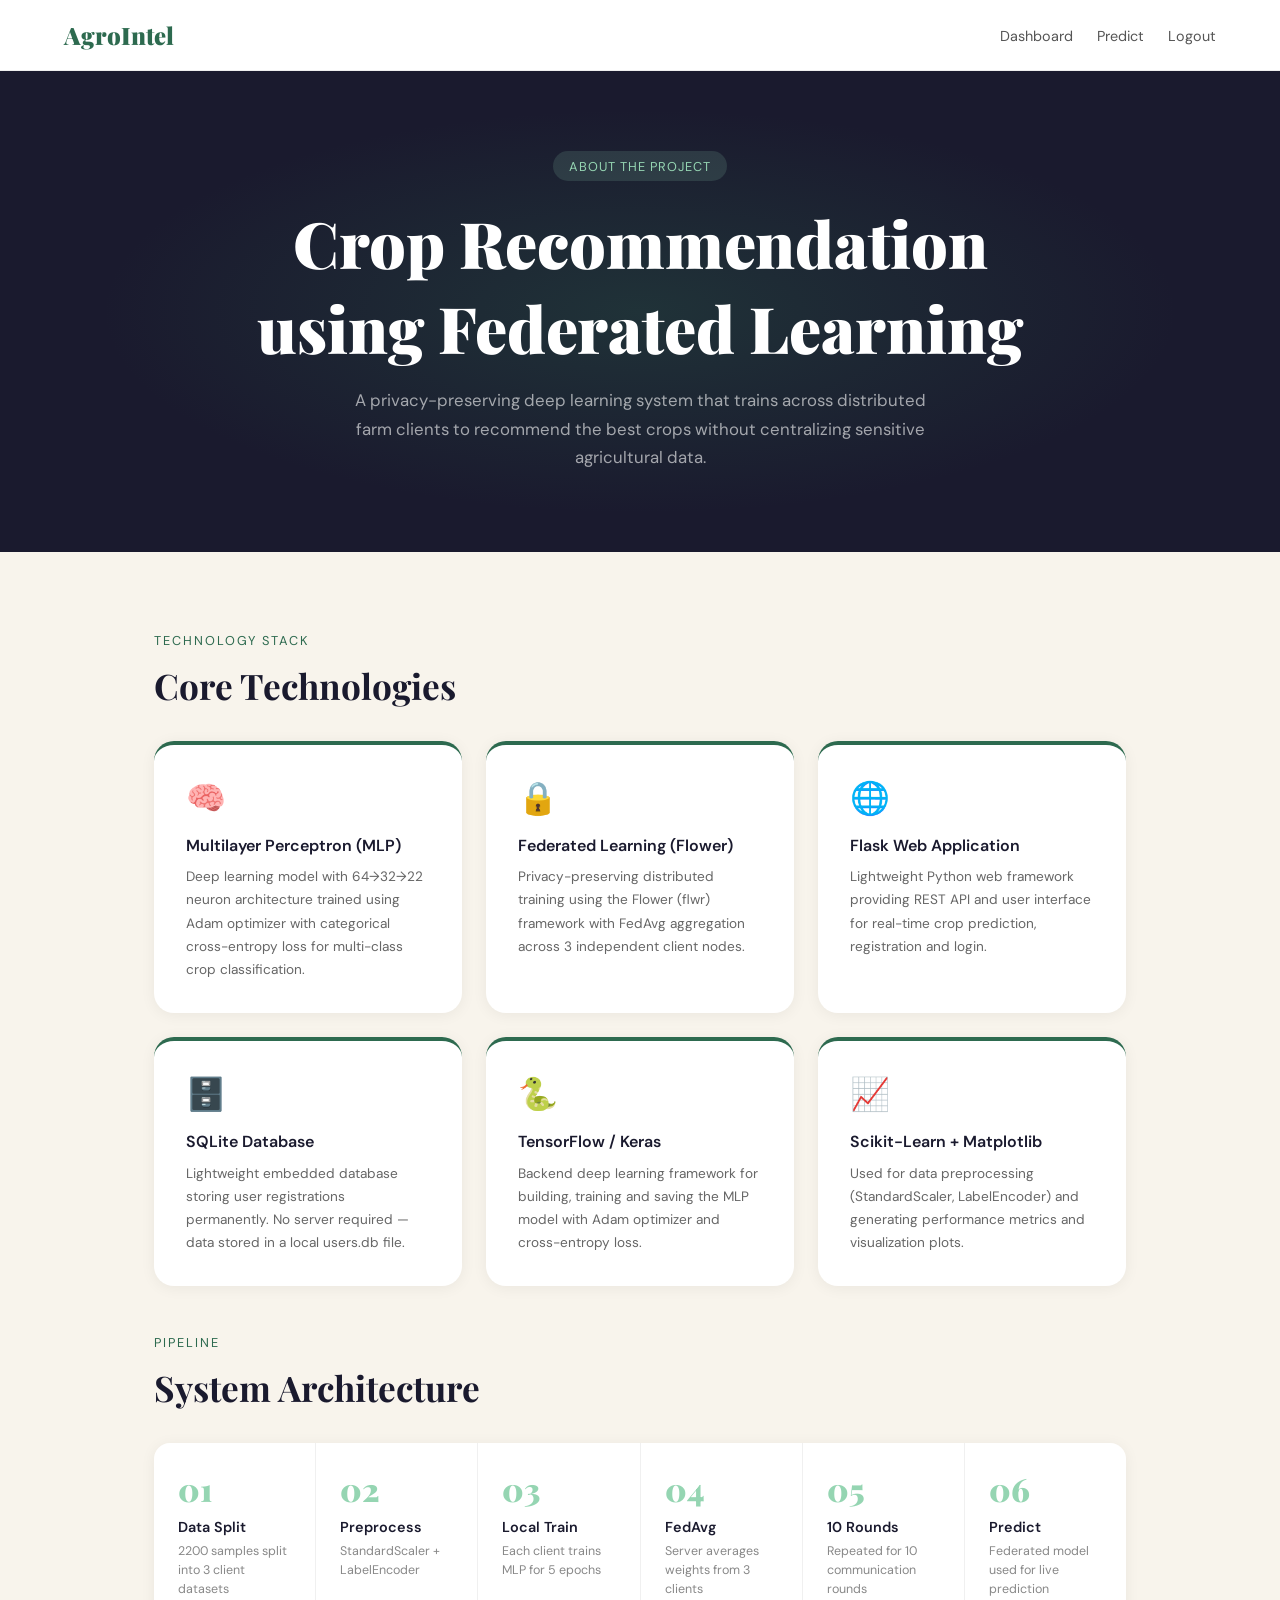
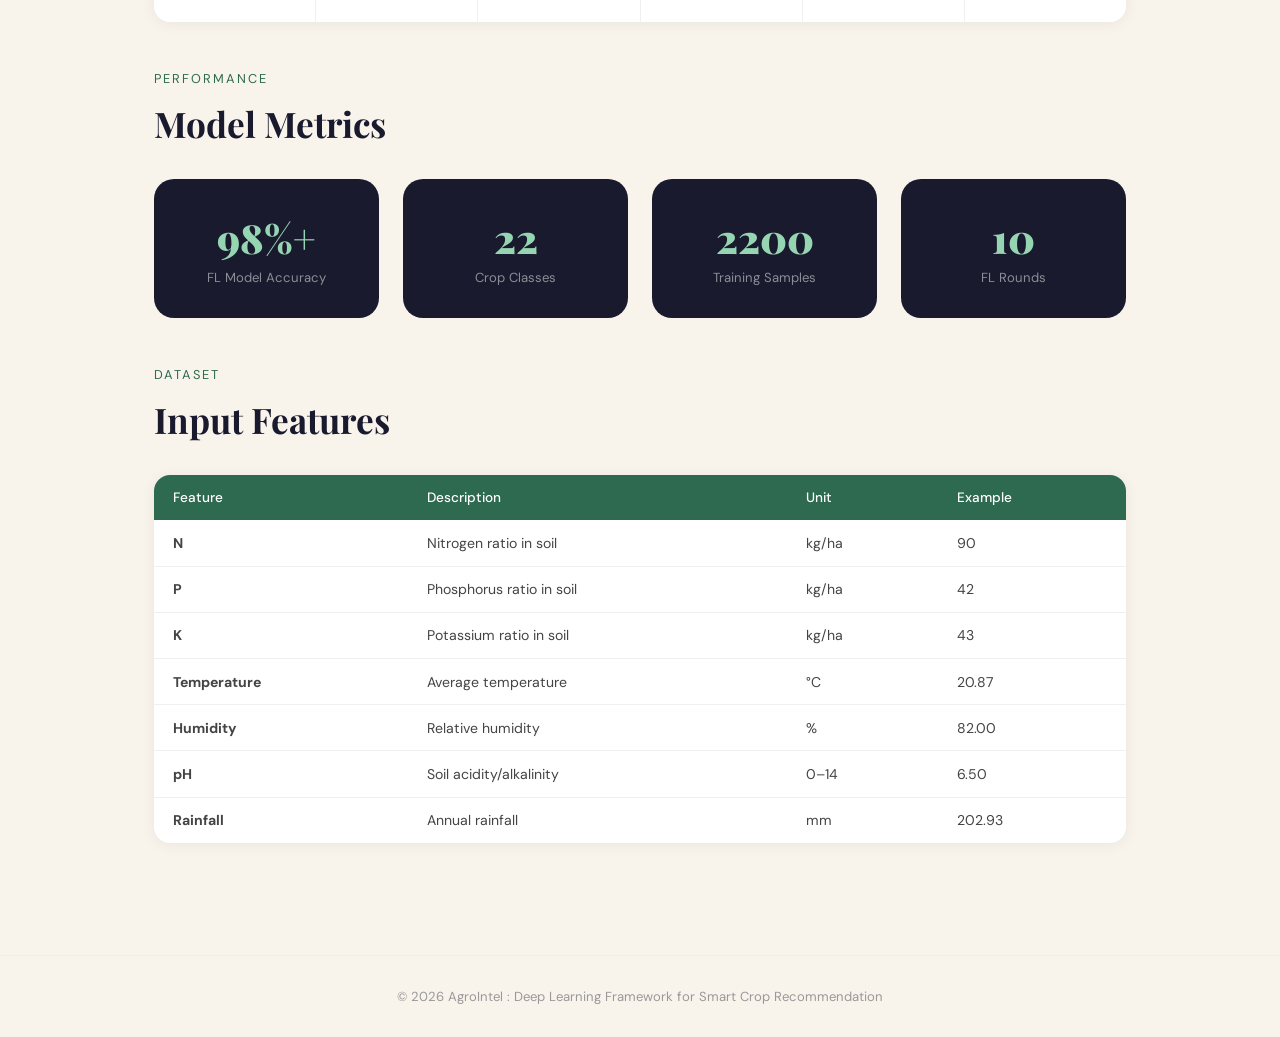
<file: templates/about.html>
<!DOCTYPE html>
<html lang="en">
<head>
  <meta charset="UTF-8"/>
  <meta name="viewport" content="width=device-width, initial-scale=1.0"/>
  <title>About — AgroIntel</title>
  <link href="https://fonts.googleapis.com/css2?family=Playfair+Display:wght@700;900&family=DM+Sans:wght@300;400;500&display=swap" rel="stylesheet"/>
  <style>
    *,*::before,*::after{margin:0;padding:0;box-sizing:border-box}
    :root{--green:#2d6a4f;--lime:#95d5b2;--gold:#d4a017;--cream:#f8f4ec;--dark:#1a1a2e}
    body{font-family:'DM Sans',sans-serif;background:var(--cream);color:var(--dark)}
    nav{display:flex;justify-content:space-between;align-items:center;padding:1.2rem 4rem;background:#fff;border-bottom:1px solid #eee;position:sticky;top:0;z-index:10}
    .logo{font-family:'Playfair Display',serif;font-size:1.5rem;font-weight:900;color:var(--green)}
    .logo span{color:var(--gold)}
    .nav-links{display:flex;gap:1.5rem;list-style:none}
    .nav-links a{text-decoration:none;color:#555;font-size:0.9rem;transition:color 0.2s}
    .nav-links a:hover{color:var(--green)}
    .hero{background:var(--dark);color:#fff;padding:5rem 4rem;text-align:center;position:relative;overflow:hidden}
    .hero::before{content:'';position:absolute;inset:0;background:radial-gradient(ellipse 60% 60% at 50% 50%,rgba(45,106,79,0.3) 0%,transparent 70%)}
    .hero-tag{display:inline-block;background:rgba(149,213,178,0.15);color:var(--lime);padding:0.4rem 1rem;border-radius:50px;font-size:0.8rem;letter-spacing:1px;text-transform:uppercase;margin-bottom:1.2rem;position:relative}
    .hero h1{font-family:'Playfair Display',serif;font-size:clamp(2.5rem,5vw,4rem);font-weight:900;position:relative;margin-bottom:1rem}
    .hero p{color:rgba(255,255,255,0.6);font-size:1.05rem;line-height:1.7;max-width:600px;margin:0 auto;position:relative}
    .section{padding:5rem 4rem;max-width:1100px;margin:0 auto}
    .section-label{font-size:0.8rem;letter-spacing:2px;text-transform:uppercase;color:var(--green);margin-bottom:0.8rem}
    .section h2{font-family:'Playfair Display',serif;font-size:2.2rem;font-weight:700;margin-bottom:2rem}
    .tech-grid{display:grid;grid-template-columns:repeat(3,1fr);gap:1.5rem;margin-bottom:3rem}
    .tech-card{background:#fff;border-radius:20px;padding:2rem;box-shadow:0 2px 15px rgba(0,0,0,0.06);border-top:4px solid var(--green);transition:transform 0.2s}
    .tech-card:hover{transform:translateY(-4px)}
    .tech-icon{font-size:2rem;margin-bottom:1rem}
    .tech-card h3{font-size:1rem;font-weight:600;margin-bottom:0.6rem}
    .tech-card p{font-size:0.85rem;color:#666;line-height:1.7}
    .pipeline{display:flex;overflow-x:auto;margin-bottom:3rem;border-radius:16px;overflow:hidden;box-shadow:0 2px 15px rgba(0,0,0,0.06)}
    .pipe-step{flex:1;background:#fff;padding:1.5rem;border-right:1px solid #f0f0f0;min-width:150px}
    .pipe-step:last-child{border-right:none}
    .pipe-num{font-family:'Playfair Display',serif;font-size:2rem;font-weight:900;color:var(--lime);margin-bottom:0.5rem}
    .pipe-step h4{font-size:0.9rem;font-weight:600;margin-bottom:0.4rem}
    .pipe-step p{font-size:0.78rem;color:#888;line-height:1.5}
    .metrics-grid{display:grid;grid-template-columns:repeat(4,1fr);gap:1.5rem;margin-bottom:3rem}
    .metric-card{background:var(--dark);color:#fff;border-radius:20px;padding:2rem;text-align:center}
    .metric-val{font-family:'Playfair Display',serif;font-size:2.5rem;font-weight:900;color:var(--lime)}
    .metric-label{font-size:0.82rem;color:rgba(255,255,255,0.5);margin-top:0.3rem}
    table{width:100%;border-collapse:collapse;background:#fff;border-radius:16px;overflow:hidden;box-shadow:0 2px 15px rgba(0,0,0,0.06)}
    th{background:var(--green);color:#fff;padding:0.9rem 1.2rem;text-align:left;font-size:0.85rem;font-weight:500}
    td{padding:0.85rem 1.2rem;font-size:0.88rem;color:#444;border-bottom:1px solid #f0f0f0}
    tr:last-child td{border-bottom:none}
    tr:hover td{background:#fafafa}
    footer{text-align:center;padding:2rem;font-size:0.82rem;color:#999;border-top:1px solid #eee;margin-top:2rem}
    @media(max-width:900px){.tech-grid{grid-template-columns:1fr}.metrics-grid{grid-template-columns:1fr 1fr}.section{padding:3rem 2rem}nav{padding:1rem 1.5rem}}
  </style>
</head>
<body>
<nav>
  <div class="logo">AgroIntel</div>
  <ul class="nav-links">
    <li><a href="/index">Dashboard</a></li>
    <li><a href="/prediction">Predict</a></li>
    <li><a href="/logout">Logout</a></li>
  </ul>
</nav>

<div class="hero">
  <div class="hero-tag">About the Project</div>
  <h1>Crop Recommendation<br>using Federated Learning</h1>
  <p>A privacy-preserving deep learning system that trains across distributed farm clients to recommend the best crops without centralizing sensitive agricultural data.</p>
</div>

<div class="section">
  <div class="section-label">Technology Stack</div>
  <h2>Core Technologies</h2>
  <div class="tech-grid">
    <div class="tech-card"><div class="tech-icon">🧠</div><h3>Multilayer Perceptron (MLP)</h3><p>Deep learning model with 64→32→22 neuron architecture trained using Adam optimizer with categorical cross-entropy loss for multi-class crop classification.</p></div>
    <div class="tech-card"><div class="tech-icon">🔒</div><h3>Federated Learning (Flower)</h3><p>Privacy-preserving distributed training using the Flower (flwr) framework with FedAvg aggregation across 3 independent client nodes.</p></div>
    <div class="tech-card"><div class="tech-icon">🌐</div><h3>Flask Web Application</h3><p>Lightweight Python web framework providing REST API and user interface for real-time crop prediction, registration and login.</p></div>
    <div class="tech-card"><div class="tech-icon">🗄️</div><h3>SQLite Database</h3><p>Lightweight embedded database storing user registrations permanently. No server required — data stored in a local users.db file.</p></div>
    <div class="tech-card"><div class="tech-icon">🐍</div><h3>TensorFlow / Keras</h3><p>Backend deep learning framework for building, training and saving the MLP model with Adam optimizer and cross-entropy loss.</p></div>
    <div class="tech-card"><div class="tech-icon">📈</div><h3>Scikit-Learn + Matplotlib</h3><p>Used for data preprocessing (StandardScaler, LabelEncoder) and generating performance metrics and visualization plots.</p></div>
  </div>

  <div class="section-label">Pipeline</div>
  <h2>System Architecture</h2>
  <div class="pipeline">
    <div class="pipe-step"><div class="pipe-num">01</div><h4>Data Split</h4><p>2200 samples split into 3 client datasets</p></div>
    <div class="pipe-step"><div class="pipe-num">02</div><h4>Preprocess</h4><p>StandardScaler + LabelEncoder</p></div>
    <div class="pipe-step"><div class="pipe-num">03</div><h4>Local Train</h4><p>Each client trains MLP for 5 epochs</p></div>
    <div class="pipe-step"><div class="pipe-num">04</div><h4>FedAvg</h4><p>Server averages weights from 3 clients</p></div>
    <div class="pipe-step"><div class="pipe-num">05</div><h4>10 Rounds</h4><p>Repeated for 10 communication rounds</p></div>
    <div class="pipe-step"><div class="pipe-num">06</div><h4>Predict</h4><p>Federated model used for live prediction</p></div>
  </div>

  <div class="section-label">Performance</div>
  <h2>Model Metrics</h2>
  <div class="metrics-grid">
    <div class="metric-card"><div class="metric-val">98%+</div><div class="metric-label">FL Model Accuracy</div></div>
    <div class="metric-card"><div class="metric-val">22</div><div class="metric-label">Crop Classes</div></div>
    <div class="metric-card"><div class="metric-val">2200</div><div class="metric-label">Training Samples</div></div>
    <div class="metric-card"><div class="metric-val">10</div><div class="metric-label">FL Rounds</div></div>
  </div>

  <div class="section-label">Dataset</div>
  <h2>Input Features</h2>
  <table>
    <thead><tr><th>Feature</th><th>Description</th><th>Unit</th><th>Example</th></tr></thead>
    <tbody>
      <tr><td><strong>N</strong></td><td>Nitrogen ratio in soil</td><td>kg/ha</td><td>90</td></tr>
      <tr><td><strong>P</strong></td><td>Phosphorus ratio in soil</td><td>kg/ha</td><td>42</td></tr>
      <tr><td><strong>K</strong></td><td>Potassium ratio in soil</td><td>kg/ha</td><td>43</td></tr>
      <tr><td><strong>Temperature</strong></td><td>Average temperature</td><td>°C</td><td>20.87</td></tr>
      <tr><td><strong>Humidity</strong></td><td>Relative humidity</td><td>%</td><td>82.00</td></tr>
      <tr><td><strong>pH</strong></td><td>Soil acidity/alkalinity</td><td>0–14</td><td>6.50</td></tr>
      <tr><td><strong>Rainfall</strong></td><td>Annual rainfall</td><td>mm</td><td>202.93</td></tr>
    </tbody>
  </table>
</div>

<footer>© 2026 AgroIntel : Deep Learning Framework for Smart Crop Recommendation </footer>
</body>
</html>
</file>
